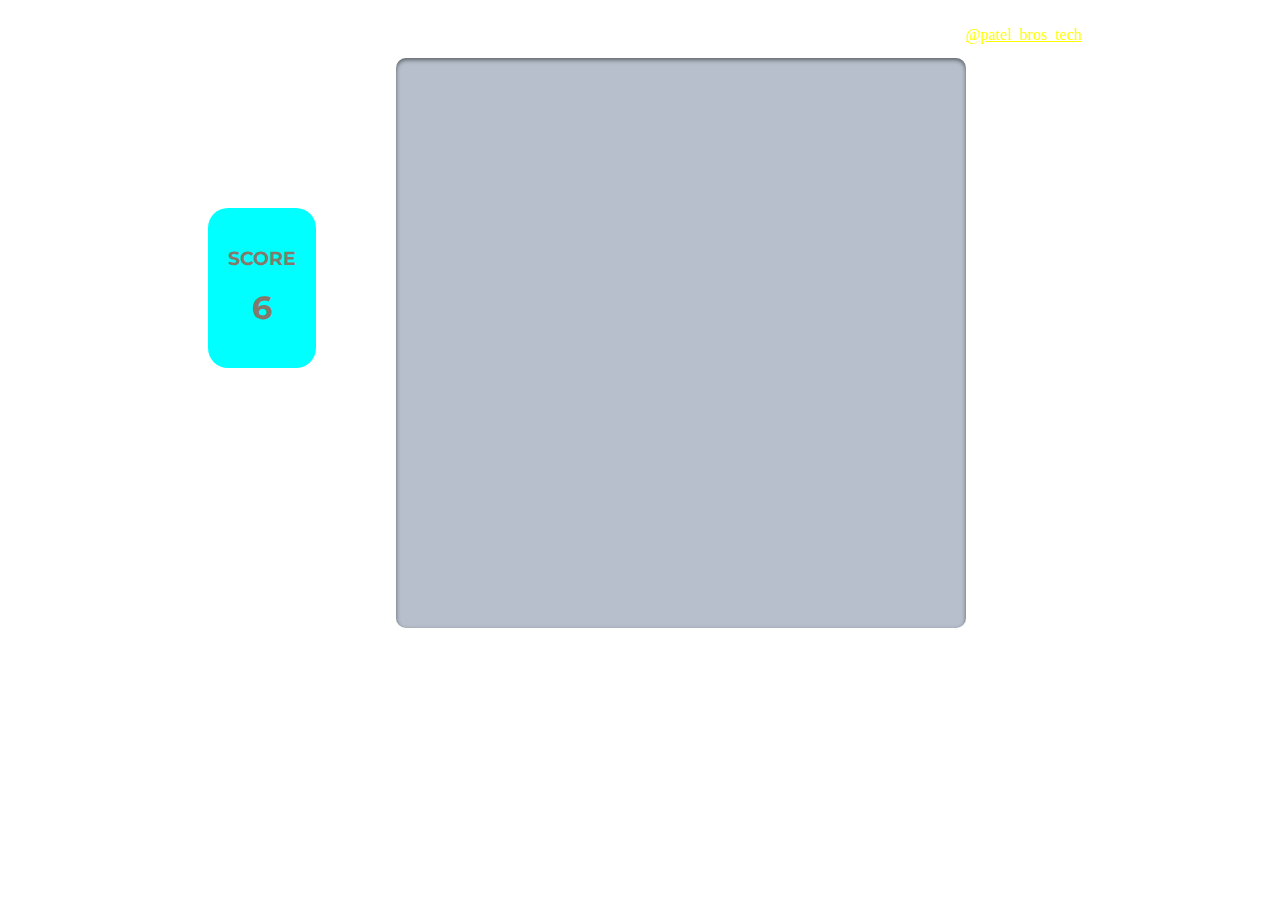
<file: candy.html>
<!DOCTYPE html>
<html lang="en" dir="ltr">
  <head>
    <meta charset="utf-8">
    <title>Candy Crush</title>

  
   

    <link rel="stylesheet" href="candy.css">
    <link href="https://fonts.googleapis.com/css?family=Montserrat:300,400&display=swap" rel="stylesheet">
    <script src="candy.js" charset="utf-8"></script>
  </head>
  <body>
    <div class="scoreBoard">
      <h3>score</h3>
      <h1 id="score"></h1>
    </div>
    <div class="grid"></div>
    <div>
  <footer>Designed By <a href="https://www.instagram.com/patel_bros_tech?igsh=MWVqZnJteG1kOG9iNA==">@patel_bros_tech</a></footer>

    </div>
  </body>
  
</html>
</file>
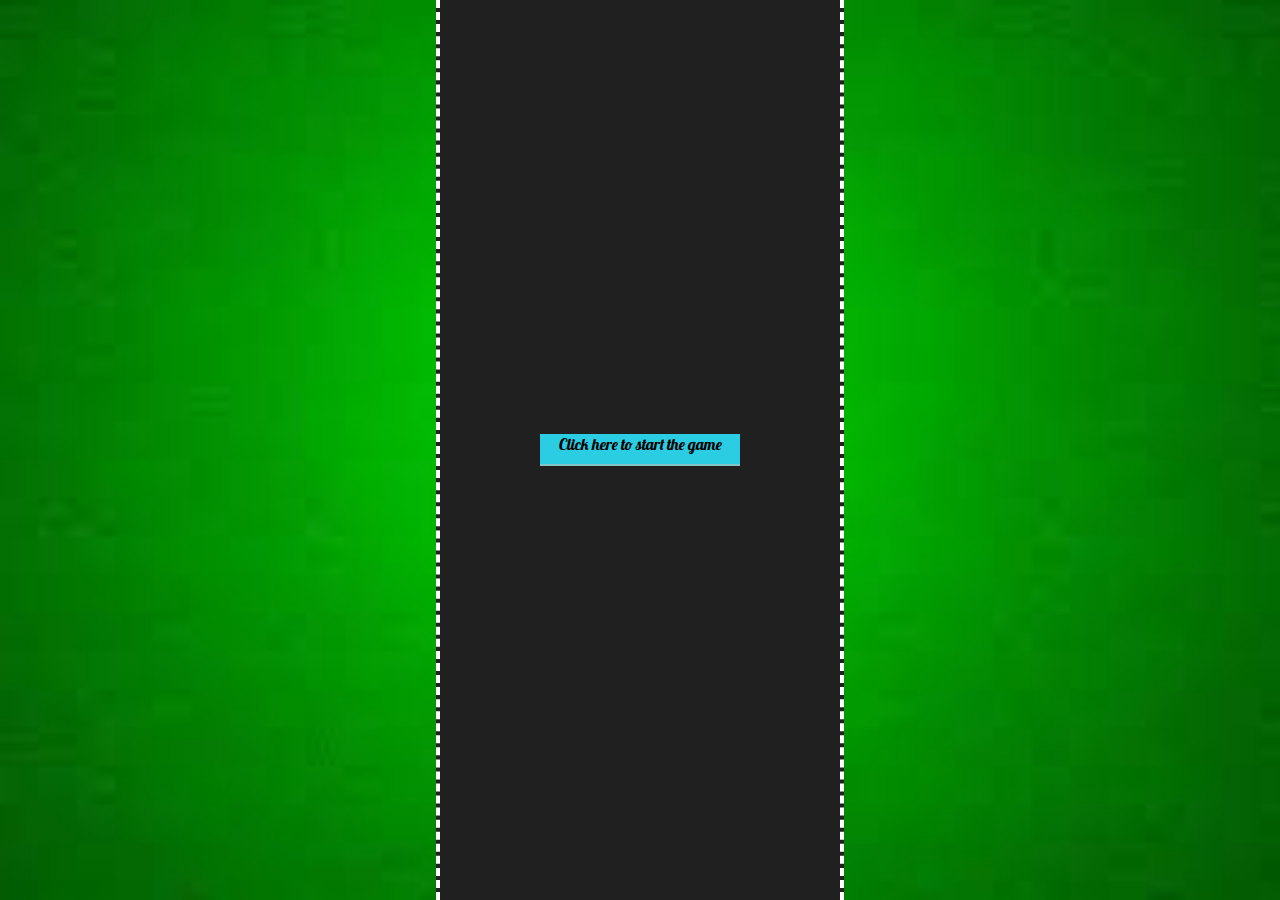
<file: car.html>
<!DOCTYPE html>
<html lang="en">
<head>
<meta charset="UTF-8">
<meta name="viewport" content="width=device-width, initial-scale=1.0">
<title>Game</title>
<link href="https://fonts.googleapis.com/css2?family=Lobster&display=swap" rel="stylesheet">
<link rel="stylesheet" href="car.css">
<!-- <script src="newgame.js"></script> -->
</head>
<body>
<div class="game">
<div class="score"></div>
<div class="highScore"></div>
<div class="startScreen">
<p class="ClickToStart">Click here to start the game </p>
</div>
<div class="gameArea"></div>
</div>
<script src="car.js"></script>
</body>
</html>
</file>
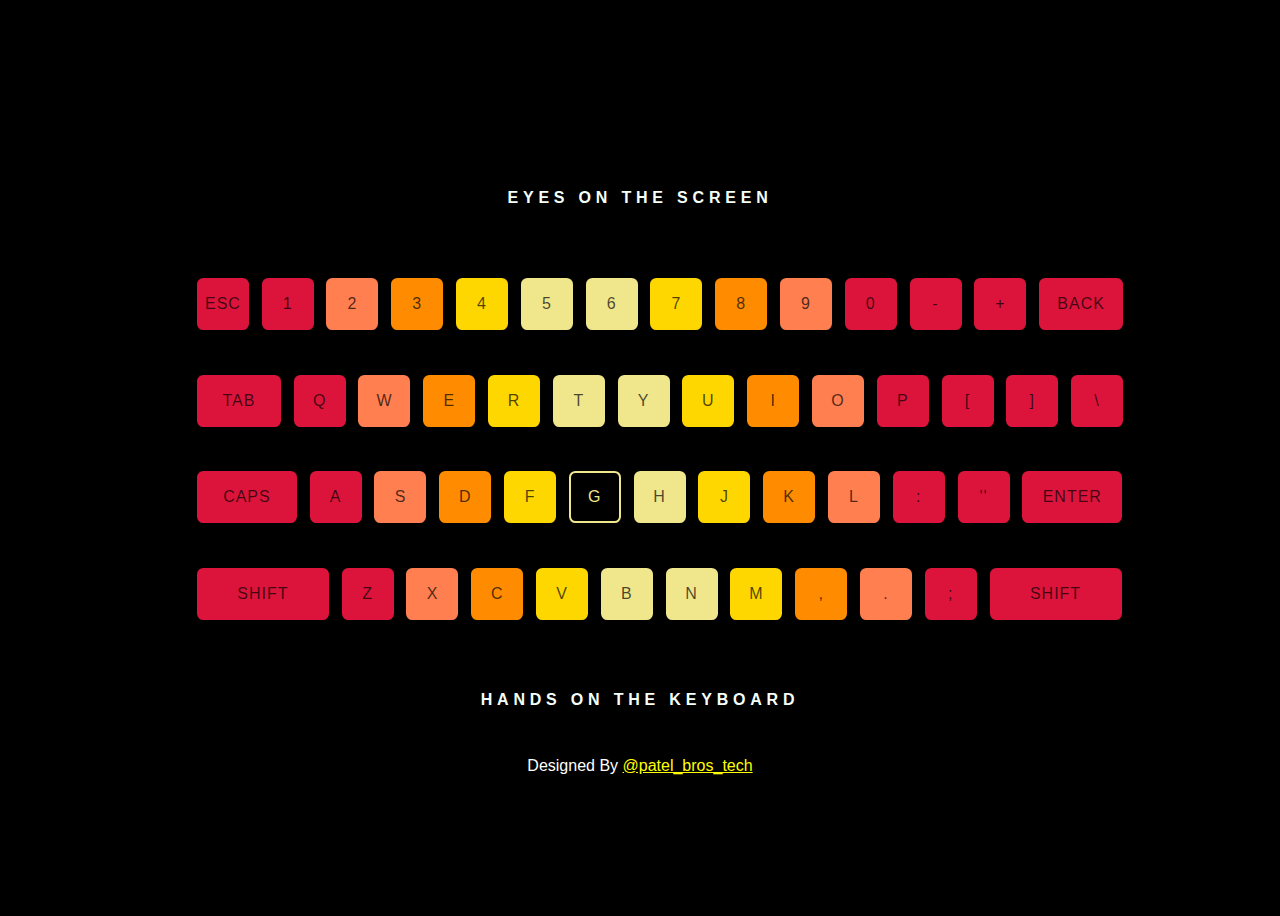
<file: Keyboard Game.html>
<!DOCTYPE html>
<head>
    <title>Keyboard Fun</title>
    <link rel="stylesheet" href="Key.css">
</head>
<body>
<h1 class="title">Eyes on the screen</h1>
<div class="keyboard">
  <ul class="row row-0">
    <li class="pinky" id="esc">ESC</li>
    <li class="pinky" id="1">1</li>
    <li class="ring" id="2">2</li>
    <li class="middle" id="3">3</li>
    <li class="pointer1st" id="4">4</li>
    <li class="pointer2nd" id="5">5</li>
    <li class="pointer2nd" id="6">6</li>
    <li class="pointer1st" id="7">7</li>
    <li class="middle" id="8">8</li>
    <li class="ring" id="9">9</li>
    <li class="pinky" id="10">0</li>
    <li class="pinky" >-</li>
    <li class="pinky" >+</li>
    <li class="pinky" id="back">BACK</li>
  </ul>
  <ul class="row row-1">
    <li class="pinky" id="tab">TAB</li>
    <li class="pinky" id="Q">Q</li>
    <li class="ring" id="W">W</li>
    <li class="middle" id="E">E</li>
    <li class="pointer1st" id="R">R</li>
    <li class="pointer2nd" id="T">T</li>
    <li class="pointer2nd" id="Y">Y</li>
    <li class="pointer1st" id="U">U</li>
    <li class="middle" id="I">I</li>
    <li class="ring" id="O">O</li>
    <li class="pinky" id="P">P</li>
    <li class="pinky" >[</li>
    <li class="pinky" >]</li>
    <li class="pinky" >\</li>
  </ul>
  <ul class="row row-2">
    <li class="pinky" id="caps">CAPS</li>
    <li class="pinky" id="A">A</li>
    <li class="ring" id="S">S</li>
    <li class="middle" id="D">D</li>
    <li class="pointer1st" id="F">F</li>
    <li class="pointer2nd" id="G">G</li>
    <li class="pointer2nd" id="H">H</li>
    <li class="pointer1st" id="J">J</li>
    <li class="middle" id="K">K</li>
    <li class="ring" id="L">L</li>
    <li class="pinky" >:</li>
    <li class="pinky" >''</li>
    <li class="pinky" id="enter">ENTER</li>
  </ul>
  <ul class="row row-3">
    <li class="pinky" id="left-shift">SHIFT</li>
    <li class="pinky" id="Z">Z</li>
    <li class="ring" id="X">X</li>
    <li class="middle" id="C">C</li>
    <li class="pointer1st" id="V">V</li>
    <li class="pointer2nd" id="B">B</li>
    <li class="pointer2nd" id="N">N</li>
    <li class="pointer1st" id="M">M</li>
    <li class="middle" >,</li>
    <li class="ring" >.</li>
    <li class="pinky" >;</li>
    <li class="pinky" id="right-shift">SHIFT</li>
  </ul>
</div>
<h1 class="title">Hands on the keyboard</h1>
<script src="key.js"></script>
</body>
<footer>Designed By <a href="https://www.instagram.com/patel_bros_tech?igsh=MWVqZnJteG1kOG9iNA==">@patel_bros_tech</a></footer>
</file>
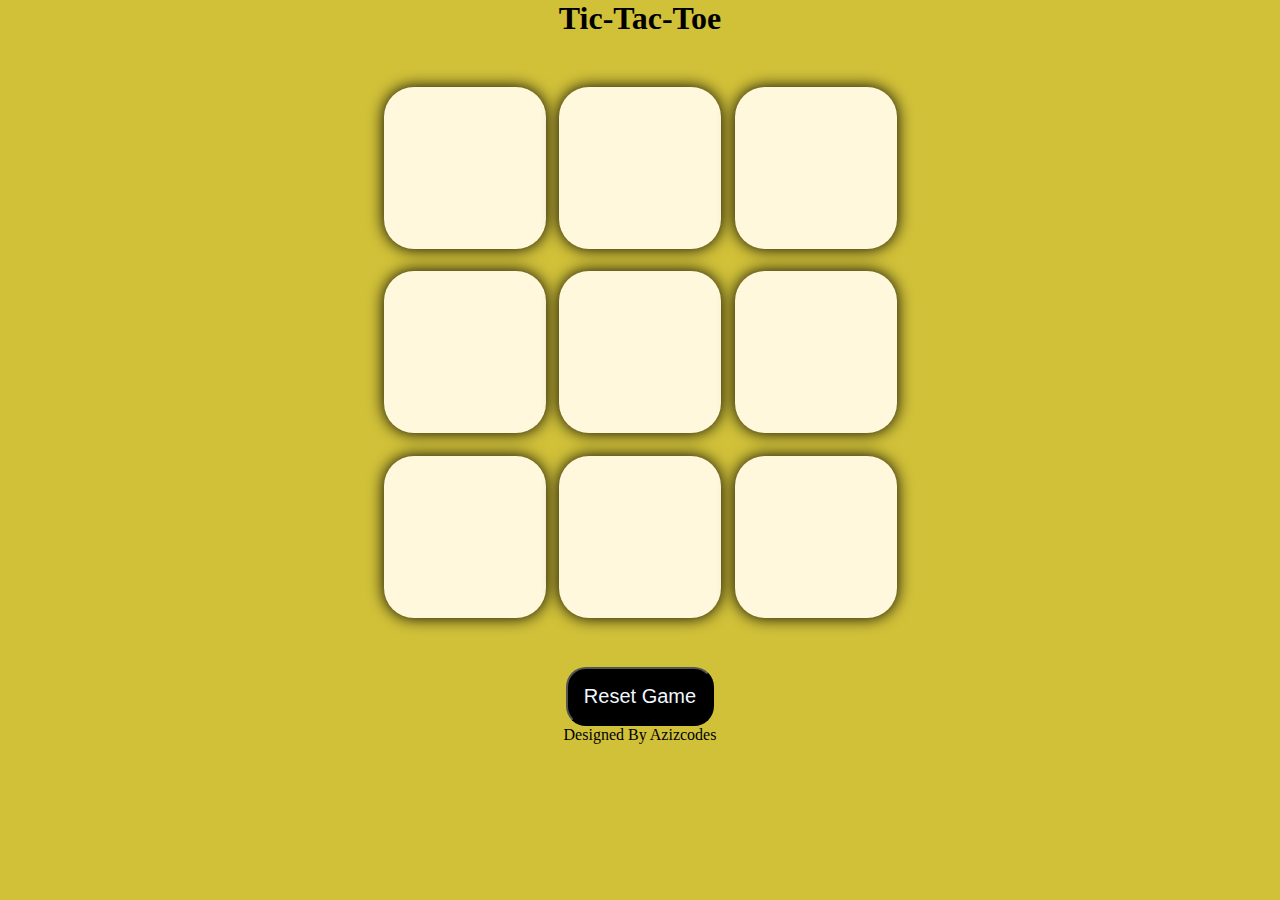
<file: Tic Tac Toe.html>
<!DOCTYPE html>
<html lang="en">
<head>
    <meta charset="UTF-8">
    <meta name="viewport" content="width=device-width, initial-scale=1.0">
    <title>Tic-Tac-Toe-Game</title>
    <link rel="stylesheet" href="Style.css">
</head>
<body>
    <div class="msg-container hide">
        <p id="msg">Winner</p>
        <button id="New-btn">New Game</button>
    </div>
    <main>
        <h1>Tic-Tac-Toe</h1>
        <div class="container">
            <div class="game">
        <button class="box"></button>
        <button class="box"></button>
        <button class="box"></button>
        <button class="box"></button>
        <button class="box"></button>
        <button class="box"></button>
        <button class="box"></button>
        <button class="box"></button>
        <button class="box"></button>
            </div>
        </div>
        <button id="reset-btn">Reset Game</button>
    </main>
    <script src="tictac.js"></script>
    <footer>
        <p>Designed By Azizcodes</p>
    </footer>
</body>
</html>
</file>
<file: candy.css>
.grid {
    display: flex;
    flex-wrap: wrap;
    height: 560px;
    min-width: 560px;
    margin-left: 80px;
    margin-top: 50px;
    background-color: rgba(109, 127, 151, 0.5);
    padding: 5px;
    color: #85796b;
    border-radius: 10px;
    box-shadow: 0 2px 4px rgba(0, 0, 0, 0.5) inset, 0 1px 0 #fff;
  }
  footer{
    color: white;
  }
  footer a{
    color: yellow;
  }
  /* Adjust game area for smaller screens */
@media (max-width: 768px) {
  .gameArea {
      width: 100%; /* Make the game area full-width on small screens */
      height: 80vh; /* Adjust height based on viewport */
  }

  .score, .highScore {
      width: 150px; /* Smaller score box on mobile */
      font-size: 1em;
  }
}
.gameArea {
  width: 100%;
  max-width: 600px;
  margin: 0 auto;
  height: 80vh;
  background-color: rgb(32, 32, 32);
  position: relative;
}
  .grid div {
    height: 70px;
    width: 70px;
  }
  
  h3 {
    font-family: "Montserrat", sans-serif;
    text-transform: uppercase;
  }
  
  h1 {
    font-family: "Montserrat", sans-serif;
    text-transform: uppercase;
    margin-top: -10px;
  }
  
  .invisible {
    background-color: white;
  }
  
  body {
    background-image: url('https://raw.githubusercontent.com/arpit456jain/Amazing-Js-Projects/master/Candy%20Crush/utils/bg.png');
    max-width: 100vh;
    display: flex;
  }
  
  .scoreBoard {
    background-color: cyan;
    border-radius: 20px;
    margin-top: 200px;
    margin-left: 200px;
    width: auto;
    height: 120px;
    padding: 20px;
    display: flex;
    flex-direction: column;
    justify-content: space-between;
    align-items: center;
    text-align: center;
    color: #85796b;
  }
</file>
<file: car.css>
/* General styling for all elements */
* {
    margin: 0;
    padding: 0;
    font-family: 'Lobster', cursive;
}

/* Game background */
.game {
    background-image: url(images/back.jpeg);
    background-repeat: no-repeat;
    background-size: 100% 100%;
}

/* Start screen styles */
.startScreen {
    width: 200px;
    height: 30px;
    line-height: 20px;
    position: absolute;
    top: 50%;
    left: 50%;
    transform: translate(-50%, -50%);
    z-index: 2;
    margin: auto;
    background-color: rgb(43, 205, 226);
    text-align: center;
    border-bottom: 2px solid rgb(132, 197, 197);
}
/* Adjust game area for smaller screens */
@media (max-width: 768px) {
    .gameArea {
        width: 100%; /* Make the game area full-width on small screens */
        height: 80vh; /* Adjust height based on viewport */
    }

    .score, .highScore {
        width: 150px; /* Smaller score box on mobile */
        font-size: 1em;
    }
}
.gameArea {
    width: 100%;
    max-width: 600px;
    margin: 0 auto;
    height: 80vh;
    background-color: rgb(32, 32, 32);
    position: relative;
}

/* Score styling */
.score, .highScore {
    position: absolute;
    top: 10px;
    left: 20px;
    text-align: center;
    background-color: rgb(100, 224, 156);
    width: 200px;
    color: rgb(59, 40, 40);
    line-height: 40px;
    border-radius: 4px;
    font-size: 1.2em;
}

/* Click to start button style */
.ClickToStart {
    cursor: pointer;
}

/* Game area */
.gameArea {
    height: 100vh;
    width: 400px;
    margin: auto;
    position: relative;
    background-color: rgb(32, 32, 32);
    overflow: hidden;
    border-left: 4px dashed white;
    border-right: 4px dashed white;
}

/* Car styling - Player's car */
.car {
    width: 50px;
    height: 80px;
    position: absolute;
    top: 520px;
    left: 175px;  /* Center the car horizontally in the game area */
    background-color: #00ff00; /* Bright green color for player's car */
    border-radius: 8px;
    box-shadow: 0px 2px 10px rgba(0, 0, 0, 0.5);
}

/* Front bumper (car front) */
.car::before {
    content: '';
    position: absolute;
    top: -10px;
    left: 10px;
    width: 30px;
    height: 10px;
    background-color: #007F00;
    border-radius: 5px 5px 0 0;
}

/* Rear bumper (car back) */
.car::after {
    content: '';
    position: absolute;
    bottom: -10px;
    left: 10px;
    width: 30px;
    height: 10px;
    background-color: #007F00;
    border-radius: 0 0 5px 5px;
}

/* Opponent car styling */
.Opponents {
    width: 50px;
    height: 80px;
    position: absolute;
    top: 520px;
    background-color: #ff0000; /* Red for opponent's car */
    border-radius: 8px;
    box-shadow: 0px 2px 10px rgba(0, 0, 0, 0.5);
}

/* Front bumper (opponent's car front) */
.Opponents::before {
    content: '';
    position: absolute;
    top: -10px;
    left: 10px;
    width: 30px;
    height: 10px;
    background-color: #7F0000;
    border-radius: 5px 5px 0 0;
}

/* Rear bumper (opponent's car back) */
.Opponents::after {
    content: '';
    position: absolute;
    bottom: -10px;
    left: 10px;
    width: 30px;
    height: 10px;
    background-color: #7F0000;
    border-radius: 0 0 5px 5px;
}

/* Road lines */
.roadLines {
    height: 100px;
    width: 10px;
    background-color: white;
    position: absolute;
    margin-left: 195px; /* Center the road lines */
}

/* Hide elements */
.hide {
    display: none;
}
</file>
<file: Key.css>
body {
  background-color: black;
  font-family: "Helvetica Neue", Helvetica, Arial, sans-serif;
  font-weight: 500;
  display: flex;
  flex-direction: column;
  justify-content: center;
  align-items: center;
  height: 100vh;
}
footer a{
    color: yellow;
}
footer{
    color: white;
}

.title {
  color: mintcream;
  text-transform: uppercase;
  margin-top: 3em;
  margin-bottom: 3em;
  font-size: 1em;
  letter-spacing: 0.3em;
}

.keyboard {
  display: flex;
  flex-direction: column;
}

.row {
  list-style: none;
  display: flex;
}
/* Adjust game area for smaller screens */
@media (max-width: 768px) {
  .gameArea {
      width: 100%; /* Make the game area full-width on small screens */
      height: 80vh; /* Adjust height based on viewport */
  }

  .score, .highScore {
      width: 150px; /* Smaller score box on mobile */
      font-size: 1em;
  }
}
.gameArea {
  width: 100%;
  max-width: 600px;
  margin: 0 auto;
  height: 80vh;
  background-color: rgb(32, 32, 32);
  position: relative;
}
li {
  height: 3em;
  width: 3em;
  color: rgba(0,0,0,0.7);
  border-radius: 0.4em;
  line-height: 3em;
  letter-spacing: 1px;
  margin: 0.4em;
  transition: 0.3s;
  text-align: center;
  font-size: 1em;
}

#tab {
  width: 5em;
}

#caps {
  width: 6em;
}

#left-shift {
  width: 8em;
}

#enter {
  width: 6em;
}

#right-shift {
  width: 8em;
}

#back {
  width: 5em;
}

.pinky { 
  background-color: crimson;
  border: 2px solid crimson;
}
.pinky.selected {
  color: crimson;
}

.ring { 
  background-color: coral;
  border: 2px solid coral;
}
.ring.selected {
  color: coral;
}

.middle { 
  background-color: darkorange;
  border: 2px solid darkorange;
}
.middle.selected {
  color: darkorange;
}

.pointer1st { 
  background-color: gold;
  border: 2px solid gold;
}
.pointer1st.selected {
  color: gold;
}

.pointer2nd { 
  background-color: khaki;
  border: 2px solid khaki;
}
.pointer2nd.selected {
  color: khaki;
}

.fill-out-key {
  background-color: slategrey;
  border: 2px solid slategrey;
}

.selected {
  background-color: transparent;
  	-webkit-animation: vibrate-1 0.3s linear infinite both;
	        animation: vibrate-1 0.3s linear infinite both;
}

/* ----------------------------------------------
 * Generated by Animista
 * Licensed under FreeBSD License.
 * See http://animista.net/license for more info. 
 * w: http://animista.net, t: @cssanimista
 * ---------------------------------------------- */

.hit {
	-webkit-animation: hit 0.3s cubic-bezier(0.390, 0.575, 0.565, 1.000) both;
	        animation: hit 0.3s cubic-bezier(0.390, 0.575, 0.565, 1.000) both;
}

@-webkit-keyframes hit {
  0% {
    -webkit-transform: scale(1.2);
            transform: scale(1.2);
  }
  100% {
    -webkit-transform: scale(1);
            transform: scale(1);
  }
}
@keyframes hit {
  0% {
    -webkit-transform: scale(1.2);
            transform: scale(1.2);
  }
  100% {
    -webkit-transform: scale(1);
            transform: scale(1);
  }
}

@-webkit-keyframes vibrate-1 {
  0% {
    -webkit-transform: translate(0);
            transform: translate(0);
  }
  20% {
    -webkit-transform: translate(-2px, 2px);
            transform: translate(-2px, 2px);
  }
  40% {
    -webkit-transform: translate(-2px, -2px);
            transform: translate(-2px, -2px);
  }
  60% {
    -webkit-transform: translate(2px, 2px);
            transform: translate(2px, 2px);
  }
  80% {
    -webkit-transform: translate(2px, -2px);
            transform: translate(2px, -2px);
  }
  100% {
    -webkit-transform: translate(0);
            transform: translate(0);
  }
}
@keyframes vibrate-1 {
  0% {
    -webkit-transform: translate(0);
            transform: translate(0);
  }
  20% {
    -webkit-transform: translate(-2px, 2px);
            transform: translate(-2px, 2px);
  }
  40% {
    -webkit-transform: translate(-2px, -2px);
            transform: translate(-2px, -2px);
  }
  60% {
    -webkit-transform: translate(2px, 2px);
            transform: translate(2px, 2px);
  }
  80% {
    -webkit-transform: translate(2px, -2px);
            transform: translate(2px, -2px);
  }
  100% {
    -webkit-transform: translate(0);
            transform: translate(0);
  }
}
</file>
<file: Style.css>
*{
    margin: 0;
    padding:0;
}
body{
    background-color: #c7b410d3;
    text-align: center;
}
.container{
    height: 70vh;
    align-items: center;
    display: flex;
    justify-content: center;    
}

.winner {
    background-color: #4CAF50 !important; /* Green highlight */
    color: white !important; /* Text color turns white */
    transition: background-color 0.3s ease, color 0.3s ease;
}


.game{
    height: 60vmin;
    width: 60vmin;
    display: flex;
    flex-wrap: wrap;
    justify-content: center;
    align-items: center;
    gap: 1.5vmin;
}
.box{
    height:18vmin;
    width: 18vmin;
    border-radius: 30px;
    border:none;
    box-shadow: 0 0 1rem black;
    font-size: 8vmin;
    background-color: cornsilk;
}
#reset-btn{
    padding: 1rem;
    font-size: 1.25rem;
    background-color: rgb(0, 0, 0);
    border-radius: 20px;
    color: aliceblue    ;
}
#reset-btn:hover{
    color: chartreuse;
}
#New-btn{
    padding: 1rem;
    font-size: 1.25rem;
    background-color: rgb(0, 0, 0);
    border-radius: 20px;
    color: aliceblue    ;
}   
#New-btn:hover{
    color: chartreuse;
}
#msg{
    color: aliceblue;
    font-size: 8vmin;
}
.msg-container{
    height: 80vmin;
    display: flex;
    justify-content: center;
    align-items: center;
    flex-direction: column;
    gap: 4rem;
}
.hide{
    display: none;
}
</file>
